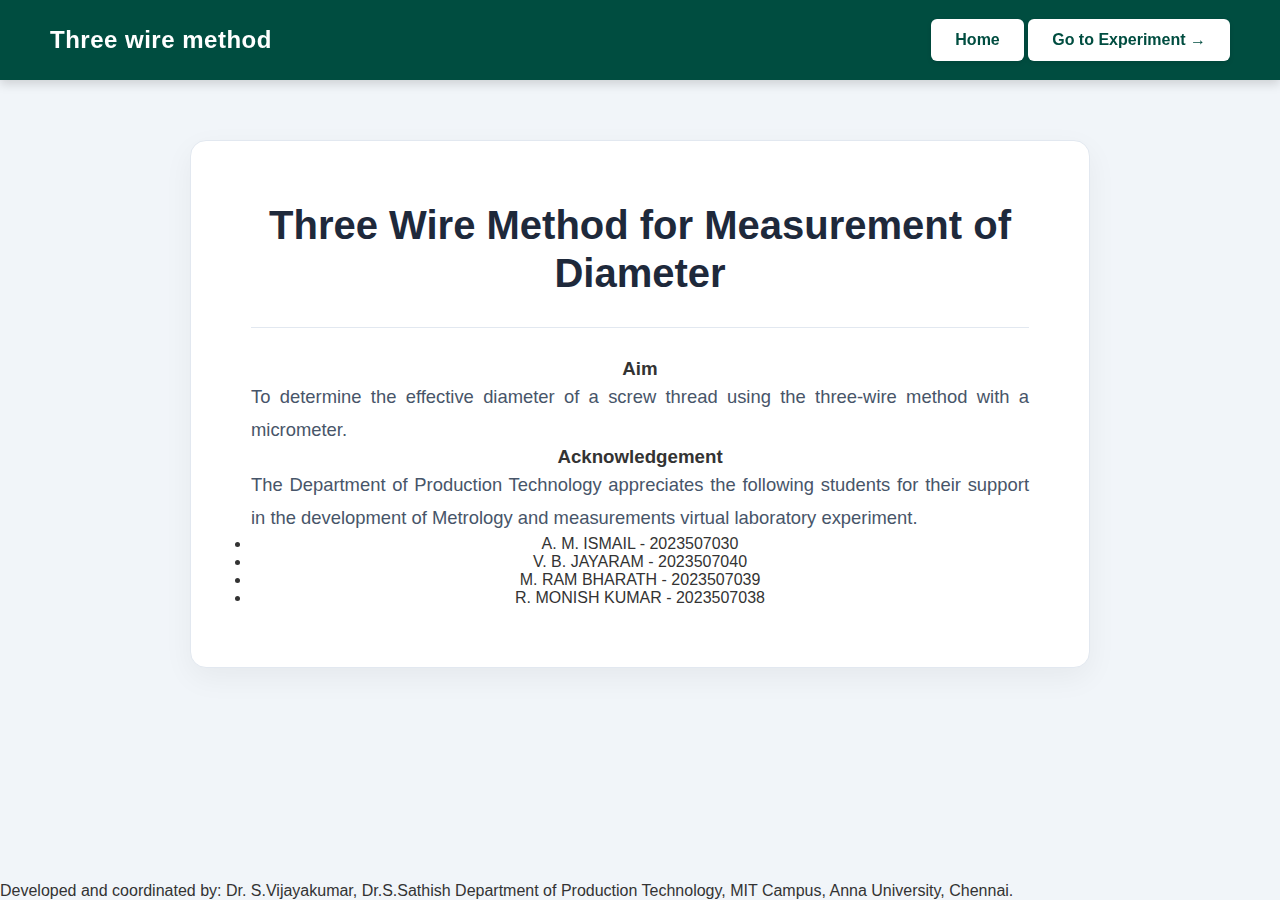
<file: index.html>
<!DOCTYPE html>
<html lang="en">

<head>
    <meta charset="UTF-8">
    <meta name="viewport" content="width=device-width, initial-scale=1.0">
    <title>Three Wire Lab</title>
    <link rel="icon" href="./img/favicon.ico" />

    <link rel="stylesheet" href="./intro.css">

</head>

<body>

    <header class="intro-header">
        <div id="top-bar-title" class="header-title">Loading...</div>

        <div class="header-actions">
            <button class="header-btn home-btn" onclick="window.location.href='../home/'">Home</button>

            <button id="action-btn" class="header-btn">Loading...</button>
        </div>
    </header>

    <main class="content-wrapper">
        <div class="info-card">
            <h1 id="main-title">Loading...</h1>
            <hr class="divider">
            <div id="main-desc" class="card-body">Loading...</div>
        </div>
    </main>

    <footer id="intro-footer" class="intro-footer"></footer>

    <script type="module" src="./js/intro.js"></script>
</body>

</html>
</file>
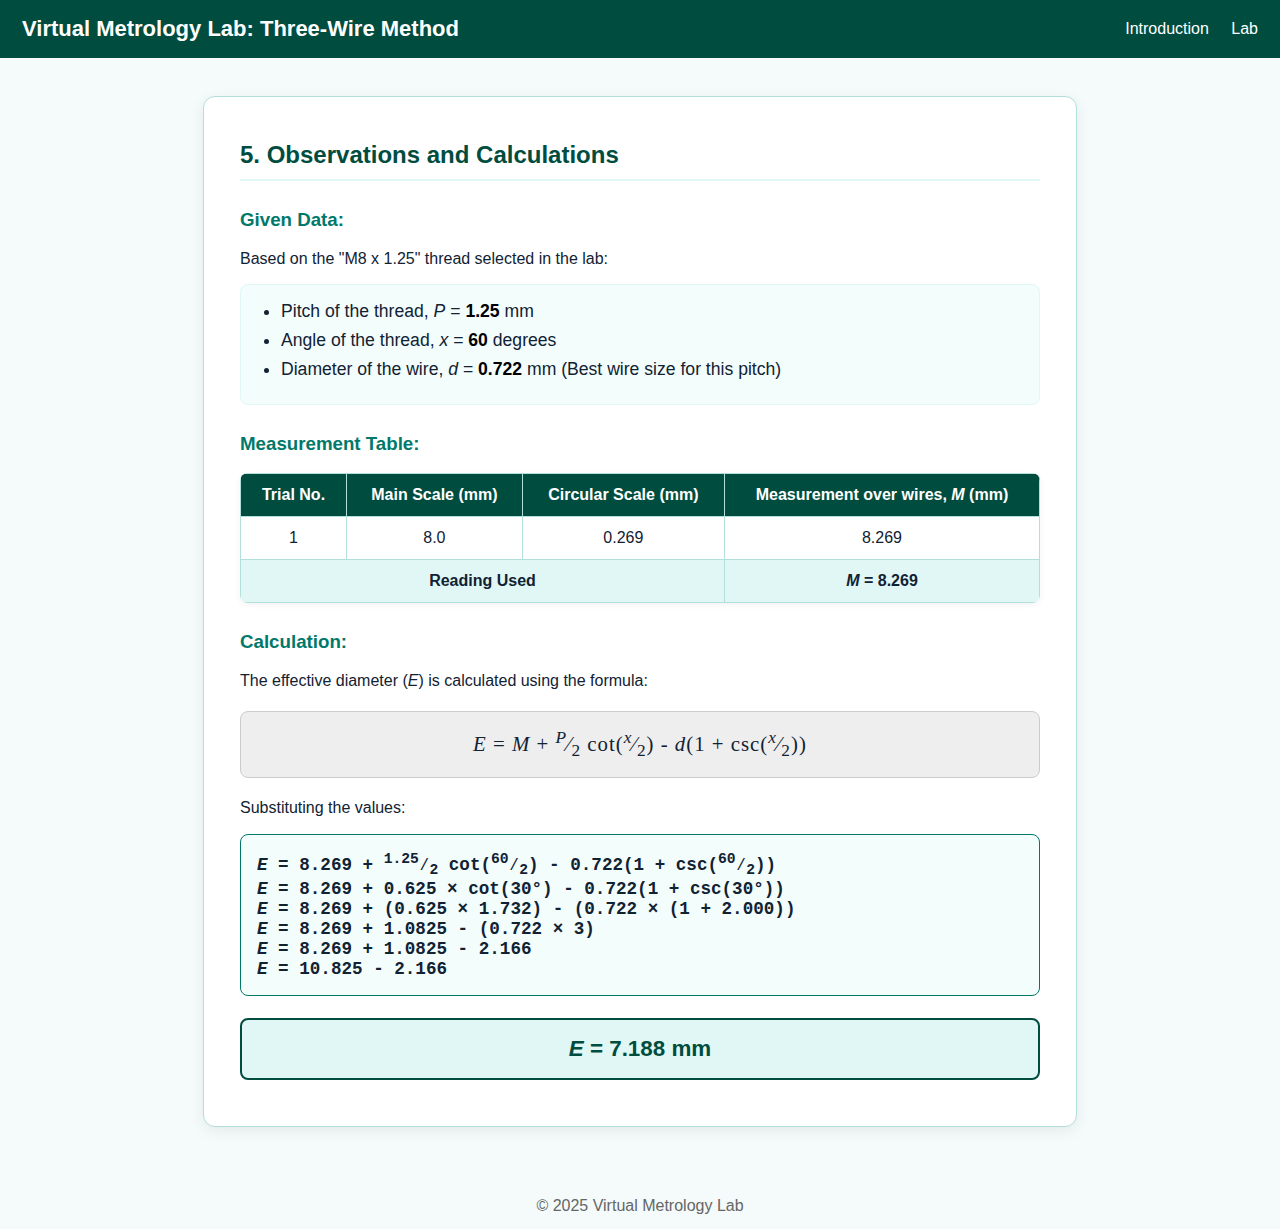
<file: calculations.html>
<!DOCTYPE html>
<html lang="en">

<head>
  <meta charset="utf-8" />
  <meta name="viewport" content="width=device-width,initial-scale=1" />
  <title>Virtual Metrology Lab: Calculations</title>
  <link rel="icon" href="./img/favicon.ico" />

  <style>
    /* --- Copied Styles from Lab Page --- */
    :root {
      --accent: #004d40;
      --accent-2: #00796b;
      --bg-soft: #e0f7f6;
      --panel: #f3fdfc;
    }

    body {
      font-family: "Segoe UI", Tahoma, Geneva, Verdana, sans-serif;
      margin: 0;
      background: #f4fbfa;
      color: #123;
    }

    header {
      background: var(--accent);
      color: #fff;
      padding: 16px 22px;
      position: sticky;
      top: 0;
      z-index: 200;
    }

    header h1 {
      margin: 0;
      font-size: 22px;
      display: inline-block;
    }

    header nav {
      float: right;
      margin-top: 4px;
    }

    header nav a {
      color: #fff;
      margin-left: 18px;
      text-decoration: none;
      font-weight: 500;
      transition: color 0.3s;
    }

    header nav a:hover {
      color: #a7ffeb;
    }

    main {
      padding: 18px;
      max-width: 1400px;
      margin: 0 auto;
    }

    footer {
      text-align: center;
      padding: 14px;
      margin-top: 18px;
      color: #666;
    }

    /* --- Page Styles --- */
    .calc-pane {
      max-width: 800px;
      margin: 20px auto;
      background: #fff;
      border: 1px solid #b2dfdb;
      border-radius: 12px;
      padding: 24px 36px;
      box-shadow: 0 4px 15px rgba(0, 0, 0, 0.07);
    }

    .calc-pane h2 {
      color: var(--accent);
      border-bottom: 2px solid var(--bg-soft);
      padding-bottom: 10px;
    }

    .calc-pane h3 {
      color: var(--accent-2);
      margin-top: 28px;
    }

    .calc-pane ul {
      list-style-type: disc;
      background: var(--panel);
      border: 1px solid var(--bg-soft);
      padding: 16px 16px 16px 40px;
      border-radius: 8px;
    }

    .calc-pane li {
      margin-bottom: 8px;
      font-size: 1.1rem;
    }

    .calc-pane li strong {
      color: #000;
      font-weight: 600;
    }

    /* Table Styles */
    table {
      width: 100%;
      border-collapse: collapse;
      margin-top: 16px;
      box-shadow: 0 2px 6px rgba(0, 0, 0, 0.05);
      border-radius: 8px;
      overflow: hidden;
    }

    th,
    td {
      border: 1px solid #b2dfdb;
      padding: 12px 16px;
      text-align: center;
    }

    th {
      background-color: var(--accent);
      color: white;
      font-weight: 600;
    }

    td {
      background-color: #fff;
    }

    tr:nth-child(even) td {
      background-color: var(--panel);
    }

    tfoot td {
      background-color: var(--bg-soft);
      font-weight: 700;
    }

    /* Formula Styles */
    .formula {
      background: #eee;
      border: 1px solid #ccc;
      padding: 16px;
      border-radius: 8px;
      font-family: "Times New Roman", Times, serif;
      font-size: 1.3rem;
      text-align: center;
      letter-spacing: 1px;
    }

    .formula i {
      font-style: italic;
    }

    .formula-filled {
      font-family: "Courier New", Courier, monospace;
      font-size: 1.1rem;
      font-weight: 600;
      background: var(--panel);
      padding: 16px;
      border-radius: 8px;
      border: 1px solid var(--accent-2);
    }

    .formula-final {
      font-size: 1.4rem;
      font-weight: 700;
      color: var(--accent);
      text-align: center;
      background: var(--bg-soft);
      padding: 16px;
      border-radius: 8px;
      border: 2px solid var(--accent);
    }

    .formula-final i {
      font-style: italic;
    }

    /* --- Button Style --- */
    .button-container {
      text-align: center;
    }

    #proceedToQuizBtn {
      display: inline-block;
      margin: 20px auto 20px;
      background: var(--accent-2);
      color: white;
      border: none;
      border-radius: 10px;
      padding: 12px 26px;
      font-size: 1.1rem;
      font-weight: 600;
      cursor: pointer;
      box-shadow: 0 4px 8px rgba(0, 0, 0, 0.2);
      transition: transform 0.2s, background 0.3s;
    }

    #proceedToQuizBtn:hover {
      background: var(--accent);
      transform: scale(1.05);
    }
  </style>
</head>

<body>
  <header>
    <h1>Virtual Metrology Lab: Three-Wire Method</h1>
    <nav>
      <a href="./index.html" id="nav-index">Introduction</a>
      <a href="./lab.html" id="nav-lab">Lab</a>
    </nav>
  </header>

  <main>
    <section class="calc-pane">
      <h2>5. Observations and Calculations</h2>

      <h3>Given Data:</h3>
      <p>Based on the "M8 x 1.25" thread selected in the lab:</p>
      <ul>
        <li>Pitch of the thread, <i>P</i> = <strong>1.25</strong> mm</li>
        <li>Angle of the thread, <i>x</i> = <strong>60</strong> degrees</li>
        <li>Diameter of the wire, <i>d</i> = <strong>0.722</strong> mm (Best wire size for this pitch)</li>
      </ul>

      <h3>Measurement Table:</h3>
      <table>
        <thead>
          <tr>
            <th>Trial No.</th>
            <th>Main Scale (mm)</th>
            <th>Circular Scale (mm)</th>
            <th>Measurement over wires, <i>M</i> (mm)</th>
          </tr>
        </thead>
        <tbody>
          <tr>
            <td>1</td>
            <td>8.0</td>
            <td>0.269</td>
            <td>8.269</td>
          </tr>
        </tbody>
        <tfoot>
          <tr>
            <td colspan="3"><strong>Reading Used</strong></td>
            <td><strong><i>M</i> = 8.269</strong></td>
          </tr>
        </tfoot>
      </table>

      <h3>Calculation:</h3>
      <p>The effective diameter (<i>E</i>) is calculated using the formula:</p>

      <p class="formula">
        <i>E</i> = <i>M</i> + <sup><i>P</i></sup>&frasl;<sub>2</sub> cot(<sup><i>x</i></sup>&frasl;<sub>2</sub>) -
        <i>d</i>(1 + csc(<sup><i>x</i></sup>&frasl;<sub>2</sub>))
      </p>

      <p>Substituting the values:</p>

      <p class="formula-filled">
        <i>E</i> = 8.269 + <sup>1.25</sup>&frasl;<sub>2</sub> cot(<sup>60</sup>&frasl;<sub>2</sub>) - 0.722(1 +
        csc(<sup>60</sup>&frasl;<sub>2</sub>))
        <br>
        <i>E</i> = 8.269 + 0.625 × cot(30°) - 0.722(1 + csc(30°))
        <br>
        <i>E</i> = 8.269 + (0.625 × 1.732) - (0.722 × (1 + 2.000))
        <br>
        <i>E</i> = 8.269 + 1.0825 - (0.722 × 3)
        <br>
        <i>E</i> = 8.269 + 1.0825 - 2.166
        <br>
        <i>E</i> = 10.825 - 2.166
      </p>

      <p class="formula-final">
        <i>E</i> = <strong>7.188</strong> mm
      </p>

    </section>

  </main>

  <footer>© 2025 Virtual Metrology Lab</footer>

  <script>
    // Proceed button to Quiz
    document.getElementById("proceedToQuizBtn").addEventListener("click", () => {
      window.location.href = "quiz.html";
    });

    // Highlight current page in navbar
    const currentPage = window.location.pathname.split("/").pop();
    const navLinks = {
      "index.html": document.getElementById("nav-index"),
      "procedure.html": document.getElementById("nav-procedure"),
      "index.html": document.getElementById("nav-lab"),
      "quiz.html": document.getElementById("nav-quiz"),
      "calculations.html": document.getElementById("nav-calc")
    };
    if (navLinks[currentPage]) {
      navLinks[currentPage].style.textDecoration = "underline";
      navLinks[currentPage].style.fontWeight = "700";
    }
  </script>
</body>

</html>
</file>
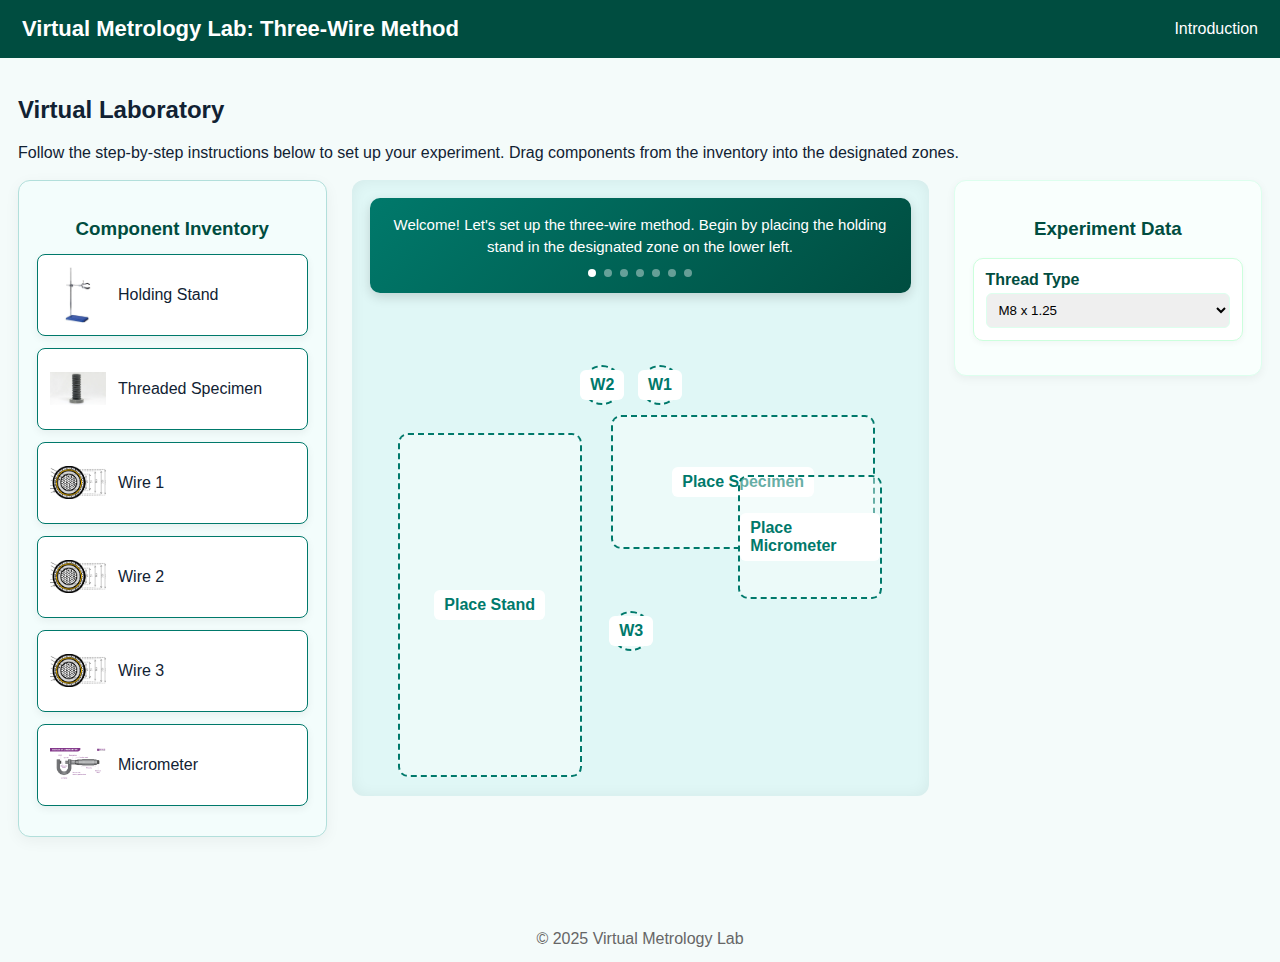
<file: lab.html>
<!DOCTYPE html>
<html lang="en">

<head>
  <meta charset="utf-8" />
  <meta name="viewport" content="width=device-width,initial-scale=1" />
  <title>Three-Wire Method</title>
  <link rel="icon" href="./img/favicon.ico" />

  <style>
    :root {
      --accent: #004d40;
      --accent-2: #00796b;
      --bg-soft: #e0f7f6;
      --panel: #f3fdfc;
    }

    body {
      font-family: "Segoe UI", Tahoma, Geneva, Verdana, sans-serif;
      margin: 0;
      background: #f4fbfa;
      color: #123;
    }

    header {
      background: var(--accent);
      color: #fff;
      padding: 16px 22px;
      position: sticky;
      top: 0;
      z-index: 200;
    }

    header h1 {
      margin: 0;
      font-size: 22px;
      display: inline-block;
    }

    header nav {
      float: right;
      margin-top: 4px;
    }

    header nav a {
      color: #fff;
      margin-left: 18px;
      text-decoration: none;
      font-weight: 500;
      transition: color .2s;
    }

    header nav a:hover {
      color: #b2dfdb;
    }

    main {
      padding: 18px;
      max-width: 1400px;
      margin: 0 auto;
    }

    .lab-container {
      display: flex;
      gap: 25px;
      min-height: 700px;
      margin-top: 18px;
      align-items: flex-start;
    }

    .inventory-pane {
      flex: 1;
      background: var(--panel);
      border-radius: 12px;
      padding: 18px;
      box-shadow: 0 4px 15px rgba(0, 0, 0, 0.05);
      border: 1px solid #b2dfdb;
    }

    .inventory-pane h3 {
      text-align: center;
      color: var(--accent);
      margin-bottom: 14px;
    }

    .component-drag {
      display: flex;
      gap: 12px;
      align-items: center;
      padding: 12px;
      margin-bottom: 12px;
      background: #fff;
      border: 1px solid var(--accent-2);
      border-radius: 8px;
      cursor: grab;
      box-shadow: 0 3px 8px rgba(0, 0, 0, 0.06);
    }

    .component-drag img {
      width: 56px;
      height: 56px;
      object-fit: contain;
      pointer-events: none;
    }

    .component-drag.placed {
      opacity: 0.32;
      pointer-events: none;
      cursor: default;
    }

    .activity-area {
      flex: 2;
      background: var(--bg-soft);
      border-radius: 12px;
      position: relative;
      overflow: hidden;
      box-shadow: inset 0 0 15px rgba(0, 0, 0, 0.06);
      min-height: 580px;
      padding: 18px;
    }

    .instructions-banner {
      background: linear-gradient(135deg, #00796b 0%, #004d40 100%);
      color: #fff;
      padding: 16px 18px;
      border-radius: 10px;
      margin-bottom: 18px;
      box-shadow: 0 4px 12px rgba(0, 0, 0, 0.15);
      min-height: 50px;
      display: flex;
      align-items: center;
      justify-content: center;
      font-size: 15px;
      font-weight: 500;
      text-align: center;
      line-height: 1.5;
      animation: fadeIn 0.5s ease-in-out;
    }

    @keyframes fadeIn {
      from {
        opacity: 0;
        transform: translateY(-10px);
      }

      to {
        opacity: 1;
        transform: translateY(0);
      }
    }

    .instructions-banner.hidden {
      display: none;
    }

    .progress-indicator {
      display: flex;
      gap: 8px;
      justify-content: center;
      margin-top: 10px;
    }

    .progress-dot {
      width: 8px;
      height: 8px;
      border-radius: 50%;
      background: rgba(255, 255, 255, 0.4);
      transition: background 0.3s;
    }

    .progress-dot.active {
      background: #fff;
    }

    .drop-zone {
      position: absolute;
      border: 2px dashed var(--accent-2);
      border-radius: 10px;
      display: flex;
      align-items: center;
      justify-content: center;
      color: var(--accent-2);
      font-weight: 700;
      background: rgba(255, 255, 255, 0.4);
      z-index: 100;
      transition: background-color .18s, border-color .18s;
    }

    .drop-zone.drag-over {
      background: rgba(0, 150, 136, 0.12);
      border-color: var(--accent);
    }

    .drop-zone.completed {
      display: none;
    }

    .zone-label {
      background: #fff;
      padding: 6px 10px;
      border-radius: 6px;
      color: var(--accent-2);
      font-weight: 700;
    }

    #stand-drop-zone {
      bottom: 3%;
      left: 8%;
      width: 180px;
      height: 340px;
    }

    #specimen-drop-zone {
      bottom: 40%;
      left: 45%;
      width: 260px;
      height: 130px;
    }

    #wire-top1-drop-zone {
      top: 30%;
      left: 50%;
      width: 36px;
      height: 36px;
      border-radius: 50%;
    }

    #wire-top2-drop-zone {
      top: 30%;
      left: 40%;
      width: 36px;
      height: 36px;
      border-radius: 50%;
    }

    #wire-bottom-drop-zone {
      top: 70%;
      left: 45%;
      width: 36px;
      height: 36px;
      border-radius: 50%;
    }

    #micrometer-drop-zone {
      top: 48%;
      right: 8%;
      width: 140px;
      height: 120px;
    }

    .placed-item {
      position: absolute;
      display: none;
      z-index: 30;
      transition: all .35s ease;
    }

    .placed-item.active {
      display: block !important;
      opacity: 1 !important;
    }

    .tall-stand {
      width: 120px;
      height: 370px;
      left: 30px;
      bottom: 45px;
      position: absolute;
      z-index: 20;
    }

    .stand-base {
      position: absolute;
      left: 0;
      right: 0;
      bottom: 0;
      height: 60px;
      background: #495057;
      border-radius: 12px;
    }

    .support-column {
      position: absolute;
      left: 50px;
      top: 35px;
      width: 20px;
      height: 280px;
      background: #6c757d;
      border-radius: 8px;
    }

    .mounting-clamp {
      position: absolute;
      left: -8px;
      top: 85px;
      width: 130px;
      height: 40px;
      background: #343a40;
      border-radius: 10px;
      z-index: 25;
    }

    #placed-specimen {
      display: none;
      position: absolute;
      z-index: 25;
      width: 400px;
      height: 250px;
      left: 115px;
      top: 180px;
      background-size: contain;
      background-repeat: no-repeat;
      background-position: left center;
      opacity: 0;
      transition: all .5s ease;
      transform-origin: left center;
    }

    #placed-specimen.active {
      display: block;
      opacity: 1;
    }

    .placed-wire {
      width: 12px;
      height: 12px;
      border-radius: 50%;
      background: #0b6623;
      box-shadow: 0 3px 8px rgba(11, 102, 35, 0.6);
      display: none;
      position: absolute;
      z-index: 40;
      transform-origin: center center;
      transition: all 0.8s cubic-bezier(0.34, 1.56, 0.64, 1);
    }

    .placed-wire.active {
      display: block !important;
    }

    #placed-wire1 {
      top: calc(30% + 12px);
      left: calc(50% + 12px);
    }

    #placed-wire2 {
      top: calc(30% + 12px);
      left: calc(40% + 12px);
    }

    #placed-wire3 {
      top: calc(70% + 12px);
      left: calc(45% + 12px);
    }

    /* ==================== MICROMETER BODY (Reverted) ==================== */
    .mitutoyo-micrometer {
      display: none;
      position: absolute;
      width: 120px;
      /* Reverted to original compact size */
      z-index: 35;
      filter: drop-shadow(0 6px 12px rgba(0, 0, 0, 0.3));
      transition: top 0.5s ease, height 0.5s ease, left 0.5s ease;
      overflow: visible;
    }

    .micrometer-frame {
      position: relative;
      width: 100%;
      height: 100%;
      display: flex;
      align-items: center;
      justify-content: space-between;
      padding: 0 4px;
    }

    /* TOP JAW (Reverted) */
    .micrometer-anvil {
      position: absolute;
      left: 50%;
      transform: translateX(-50%);
      top: 0;
      width: 50px;
      /* Reverted */
      height: 12px;
      /* Reverted */
      background: linear-gradient(180deg, #5a6a7a 0%, #7a8a9a 50%, #5a6a7a 100%);
      border-radius: 3px 3px 0 0;
      box-shadow:
        inset 0 1px 2px rgba(255, 255, 255, 0.3),
        inset 0 -1px 1px rgba(0, 0, 0, 0.5),
        0 3px 8px rgba(0, 0, 0, 0.4);
      border: 1px solid #3a4a5a;
    }

    .micrometer-anvil::before {
      content: '';
      position: absolute;
      left: 2px;
      top: 1px;
      right: 2px;
      height: 50%;
      background: linear-gradient(180deg, rgba(255, 255, 255, 0.4), transparent);
      border-radius: 2px;
    }

    .micrometer-anvil::after {
      content: '';
      position: absolute;
      left: 50%;
      bottom: -5px;
      /* Reverted */
      transform: translateX(-50%);
      width: 30px;
      /* Reverted */
      height: 7px;
      /* Reverted */
      background: linear-gradient(180deg, #7a8a9a, #9aaabc);
      border-radius: 0 0 2px 2px;
      box-shadow: inset 0 -1px 1px rgba(0, 0, 0, 0.4);
    }

    /* BOTTOM JAW (Reverted) */
    .micrometer-spindle {
      position: absolute;
      left: 50%;
      transform: translateX(-50%);
      bottom: 0;
      width: 50px;
      /* Reverted */
      height: 12px;
      /* Reverted */
      background: linear-gradient(180deg, #5a6a7a 0%, #7a8a9a 50%, #5a6a7a 100%);
      border-radius: 0 0 3px 3px;
      box-shadow:
        inset 0 1px 2px rgba(255, 255, 255, 0.3),
        inset 0 -1px 1px rgba(0, 0, 0, 0.5),
        0 3px 8px rgba(0, 0, 0, 0.4);
      border: 1px solid #3a4a5a;
      overflow: visible;
    }

    .micrometer-spindle::before {
      content: '';
      position: absolute;
      left: 2px;
      bottom: 1px;
      right: 2px;
      height: 50%;
      background: linear-gradient(180deg, transparent, rgba(255, 255, 255, 0.4));
      border-radius: 2px;
    }

    .micrometer-spindle::after {
      content: '';
      position: absolute;
      left: 50%;
      top: -5px;
      /* Reverted */
      transform: translateX(-50%);
      width: 30px;
      /* Reverted */
      height: 7px;
      /* Reverted */
      background: linear-gradient(180deg, #9aaabc, #7a8a9a);
      border-radius: 2px 2px 0 0;
      box-shadow: inset 0 1px 1px rgba(0, 0, 0, 0.4);
    }

    /* ==================== NEW DIGITAL READING ==================== */
    .micrometer-reading {
      position: absolute;
      right: -60px;
      /* push outside to the right */
      bottom: -20px;
      /* lower position */
      transform: none;
      background: linear-gradient(180deg, #0a1a2a 0%, #000);
      color: #00ff88;
      font-weight: 900;
      font-size: 13px;
      font-family: 'Courier New', 'Digital-7', monospace;
      letter-spacing: 1px;
      padding: 3px 8px;
      border-radius: 3px;
      border: 1px solid #00aa55;
      box-shadow:
        0 0 10px rgba(0, 255, 136, 0.4),
        inset 0 1px 2px rgba(0, 0, 0, 0.8);
      white-space: nowrap;
      text-shadow: 0 0 5px rgba(0, 255, 136, 0.6);
      z-index: 10;
      pointer-events: none;
    }

    /* ================================================================ */

    .info-pane {
      flex: 1;
      background: #f9fffd;
      border-radius: 12px;
      padding: 18px;
      border: 1px solid #dfe;
      box-shadow: 0 3px 10px rgba(0, 0, 0, 0.05);
    }

    .info-pane h3 {
      text-align: center;
      color: var(--accent);
      margin-bottom: 18px;
    }

    .info-box {
      background: #fff;
      border: 1px solid #cfd;
      border-radius: 10px;
      padding: 12px;
      margin-bottom: 16px;
      box-shadow: 0 2px 6px rgba(0, 0, 0, 0.04);
    }

    .info-box label {
      display: block;
      margin-bottom: 4px;
      font-weight: 600;
      color: var(--accent);
    }

    .info-box input,
    .info-box select {
      width: 100%;
      padding: 8px;
      border-radius: 6px;
      border: 1px solid #dfe;
    }

    .magnify-btn {
      display: block;
      margin: 10px auto 0;
      background: linear-gradient(135deg, #00bfa5, #00695c);
      color: white;
      border: none;
      border-radius: 12px;
      padding: 10px 20px;
      font-size: 1rem;
      font-weight: 600;
      cursor: pointer;
      box-shadow: 0 4px 8px rgba(0, 0, 0, 0.2);
      transition: transform 0.2s, background 0.3s;
    }

    .magnify-btn:hover {
      background: linear-gradient(135deg, #26a69a, #004d40);
      transform: scale(1.05);
    }

    #proceedBtn {
      display: none;
      margin: 40px auto 20px;
      background: var(--accent-2);
      color: white;
      border: none;
      border-radius: 10px;
      padding: 12px 26px;
      font-size: 1.1rem;
      font-weight: 600;
      cursor: pointer;
      box-shadow: 0 4px 8px rgba(0, 0, 0, 0.2);
      transition: transform 0.2s, background 0.3s;
    }

    #proceedBtn:hover {
      background: var(--accent);
      transform: scale(1.05);
    }

    /* ================== MODIFICATION START: NEW MICROMETER BODY ================== */
    .micrometer-body-assembly {
      position: absolute;
      /* This starts the body right at the bottom edge of the 12px jaw */
      top: 12px;
      left: 50%;
      transform: translateX(-50%);
      width: 24px;
      height: 90px;
      /* Total length of the handle */
      display: flex;
      flex-direction: column;
      /* Sits 'behind' the jaw tip for a 3D effect */
      z-index: -1;
      filter: drop-shadow(0 2px 3px rgba(0, 0, 0, 0.3));
      border-radius: 0 0 5px 5px;
      overflow: hidden;
      /* Ensures the border-radius clips the children */
    }

    .micrometer-sleeve {
      width: 100%;
      height: 50px;
      /* The fixed barrel part */
      background: linear-gradient(90deg, #b0bec5, #eceff1, #b0bec5);
      border: 1px solid #546e7a;
      border-top: none;
      box-shadow: inset 1px 0 2px rgba(0, 0, 0, 0.2);
    }

    .micrometer-thimble {
      width: 100%;
      flex-grow: 1;
      /* Fills the remaining 40px */
      background-color: #b0bec5;
      /* Knurled (cross-hatch) pattern */
      background-image:
        linear-gradient(45deg, #78909c 25%, transparent 25%, transparent 75%, #78909c 75%, #78909c),
        linear-gradient(-45deg, #78909c 25%, transparent 25%, transparent 75%, #78909c 75%, #78909c);
      background-size: 6px 6px;
      border: 1px solid #546e7a;
      /* A dark line to separate it from the sleeve */
      border-top: 2px solid #37474f;
    }

    /* ================== MODIFICATION END ================== */


    /* ===================== MAGNIFY MODAL STYLES ===================== */
    #magnifyOverlay {
      display: none;
      position: fixed;
      top: 0;
      left: 0;
      width: 100%;
      height: 100%;
      background: rgba(0, 0, 0, 0.75);
      z-index: 999;
      justify-content: center;
      align-items: center;
      animation: overlayFadeIn 0.3s ease-in-out;
    }

    #magnifyOverlay.active {
      display: flex;
    }

    @keyframes overlayFadeIn {
      from {
        opacity: 0;
      }

      to {
        opacity: 1;
      }
    }

    .magnify-modal {
      position: relative;
      background: white;
      border-radius: 12px;
      padding: 20px;
      box-shadow: 0 10px 40px rgba(0, 0, 0, 0.4);
      max-width: 85%;
      max-height: 85vh;
      animation: modalSlideUp 0.4s ease-out;
      overflow: auto;
    }

    @keyframes modalSlideUp {
      from {
        transform: translateY(50px);
        opacity: 0;
      }

      to {
        transform: translateY(0);
        opacity: 1;
      }
    }

    .magnify-close-btn {
      position: absolute;
      top: 12px;
      right: 12px;
      width: 44px;
      height: 44px;
      background: #004d40;
      color: white;
      border: none;
      border-radius: 50%;
      font-size: 32px;
      font-weight: bold;
      cursor: pointer;
      display: flex;
      align-items: center;
      justify-content: center;
      transition: all 0.2s ease;
      z-index: 1001;
      line-height: 1;
    }

    .magnify-close-btn:hover {
      background: #00796b;
      transform: scale(1.15) rotate(90deg);
    }

    .magnify-close-btn:active {
      transform: scale(0.9);
    }

    .magnify-image-container {
      display: flex;
      justify-content: center;
      align-items: center;
      margin-top: 10px;
    }

    .magnify-image-container img {
      max-width: 100%;
      max-height: 75vh;
      width: auto;
      height: auto;
      border-radius: 8px;
      box-shadow: 0 4px 12px rgba(0, 0, 0, 0.2);
    }
  </style>
</head>

<body>
  <header>
    <h1>Virtual Metrology Lab: Three-Wire Method</h1>
    <nav>
      <a href="index.html" onclick="activateLink(event, 'index.html')">Introduction</a>
    </nav>
  </header>

  <main>
    <section id="lab-area">
      <h2>Virtual Laboratory</h2>
      <p>Follow the step-by-step instructions below to set up your experiment. Drag components from the inventory into
        the designated zones.</p>

      <div class="lab-container">
        <aside class="inventory-pane">
          <h3>Component Inventory</h3>
          <div class="component-drag" draggable="true" data-component="stand"><img
              src="./img/holding_stand.jpg"><span>Holding Stand</span></div>
          <div class="component-drag" draggable="true" data-component="specimen"><img
              src="./img/threaded_specimen.jpg"><span>Threaded Specimen</span></div>
          <div class="component-drag" draggable="true" data-component="wire1"><img
              src="./img/precision_wire.png"><span>Wire 1</span></div>
          <div class="component-drag" draggable="true" data-component="wire2"><img
              src="./img/precision_wire.png"><span>Wire 2</span></div>
          <div class="component-drag" draggable="true" data-component="wire3"><img
              src="./img/precision_wire.png"><span>Wire 3</span></div>
          <div class="component-drag" draggable="true" data-component="micrometer"><img
              src="./img/micrometer_diagram.png"><span>Micrometer</span></div>
        </aside>

        <section class="activity-area" id="activityArea">
          <div class="instructions-banner" id="instructionsBanner">
            <div>
              <div id="instructionText">Welcome! Let's set up the three-wire method. Begin by placing the holding stand
                in the designated zone on the lower left.</div>
              <div class="progress-indicator" id="progressIndicator"></div>
            </div>
          </div>

          <div id="stand-drop-zone" class="drop-zone" data-accepts="stand">
            <div class="zone-label">Place Stand</div>
          </div>
          <div id="specimen-drop-zone" class="drop-zone" data-accepts="specimen">
            <div class="zone-label">Place Specimen</div>
          </div>
          <div id="wire-top1-drop-zone" class="drop-zone" data-accepts="wire1">
            <div class="zone-label">W1</div>
          </div>
          <div id="wire-top2-drop-zone" class="drop-zone" data-accepts="wire2">
            <div class="zone-label">W2</div>
          </div>
          <div id="wire-bottom-drop-zone" class="drop-zone" data-accepts="wire3">
            <div class="zone-label">W3</div>
          </div>
          <div id="micrometer-drop-zone" class="drop-zone" data-accepts="micrometer">
            <div class="zone-label">Place Micrometer</div>
          </div>

          <div id="tallStand" class="tall-stand placed-item">
            <div class="stand-base"></div>
            <div class="support-column"></div>
            <div class="mounting-clamp"></div>
          </div>

          <div id="placed-specimen" class="placed-item"></div>
          <div id="placed-wire1" class="placed-wire"></div>
          <div id="placed-wire2" class="placed-wire"></div>
          <div id="placed-wire3" class="placed-wire"></div>

          <div id="mitutoyo" class="mitutoyo-micrometer placed-item">
            <div class="micrometer-frame">
              <div class="micrometer-anvil"></div>

              <div class="micrometer-reading" id="micrometerReading">8.269 mm</div>

              <div class="micrometer-spindle">

                <div class="micrometer-body-assembly">
                  <div class="micrometer-sleeve"></div>
                  <div class="micrometer-thimble"></div>
                </div>
              </div>
            </div>
          </div>
        </section>

        <aside class="info-pane">
          <h3>Experiment Data</h3>
          <div class="info-box">
            <label>Thread Type</label>
            <select id="metricThreadSelect">
              <option value="M8x1.25" selected>M8 x 1.25</option>
            </select>
          </div>


        </aside>
      </div>
    </section>
  </main>

  <div style="text-align:center;">
    <button id="proceedBtn">Proceed to Calculations ➜</button>
  </div>



  <footer style="text-align:center;padding:14px;margin-top:18px;color:#666;">© 2025 Virtual Metrology Lab</footer>

  <script>
    document.addEventListener("DOMContentLoaded", () => {
      const items = document.querySelectorAll(".component-drag");
      const zones = document.querySelectorAll(".drop-zone");
      const placed = { stand: false, specimen: false, wire1: false, wire2: false, wire3: false, micrometer: false };
      const instructionText = document.getElementById("instructionText");
      const progressIndicator = document.getElementById("progressIndicator");
      const instructionsBanner = document.getElementById("instructionsBanner");

      const stand = document.getElementById("tallStand");
      const specimen = document.getElementById("placed-specimen");
      const mic = document.getElementById("mitutoyo");
      const wires = [
        document.getElementById("placed-wire1"),
        document.getElementById("placed-wire2"),
        document.getElementById("placed-wire3")
      ];
      const proceedBtn = document.getElementById("proceedBtn");

      let wiresAnimated = false;

      // ===================== MAGNIFY MODAL FUNCTIONALITY =====================


      // Step-by-step instructions
      const instructions = [
        "Step 1: Place the holding stand to secure your setup. Drag it to the lower left zone.",
        "Step 2: Mount the threaded specimen onto the stand. This is your test piece for measurement.",
        "Step 3: Position Wire 1 in the upper zone. This is your first reference wire.",
        "Step 4: Position Wire 2 in the upper zone. This provides the second measurement point.",
        "Step 5: Position Wire 3 in the lower zone. This completes the three-wire configuration.",
        "Step 6: Place the micrometer to measure the distance between the three wires accurately.",
        "Perfect! Your setup is complete. Click 'Proceed to Calculations' to analyze your measurements."
      ];

      const threadSpecs = {
        "M8x1.25": {
          diameter: 8,
          pitch: 1.25,
          scale: 1.05,
          svg: "img/specimen_M8_125.svg",
          wireScale: 0.7,
          valleyDepth: { top: 0.420, bottom: 0.620 }
        }
      };

      function initializeProgressDots() {
        progressIndicator.innerHTML = "";
        for (let i = 0; i < instructions.length; i++) {
          const dot = document.createElement("div");
          dot.className = "progress-dot";
          if (i === 0) dot.classList.add("active");
          progressIndicator.appendChild(dot);
        }
      }

      function updateInstructions() {
        const stepIndex = Object.values(placed).filter(Boolean).length;

        if (stepIndex < instructions.length) {
          instructionText.textContent = instructions[stepIndex];
          instructionsBanner.classList.remove("hidden");

          const dots = document.querySelectorAll(".progress-dot");
          dots.forEach((dot, idx) => {
            dot.classList.toggle("active", idx === stepIndex);
          });
        } else {
          instructionsBanner.classList.add("hidden");
        }
      }

      function alignMicrometer() {
        if (!wiresAnimated || !placed.micrometer) return;

        const specs = threadSpecs["M8x1.25"];
        const baseLeft = specimen.offsetLeft;
        const baseTop = specimen.offsetTop;
        const width = specimen.offsetWidth;
        const height = specimen.offsetHeight;
        const valleyY_top = baseTop + height * specs.valleyDepth.top;
        const valleyY_bottom = baseTop + height * specs.valleyDepth.bottom;
        const x3 = baseLeft + width * 0.30; // Center wire X-coord
        const r = 6; // Half of wire height (12px)

        const top_wire_y = valleyY_top - r;
        const bottom_wire_y = valleyY_bottom - r - 15;
        const bottom_wire_bottom_edge = bottom_wire_y + 12; // wire top + 12px wire height

        // Reverted JS constants to match original CSS
        const anvil_height = 12;
        const spindle_height = 12;
        const mic_width = 120;

        // 1. Position Micrometer Body (Top)
        const mic_top = top_wire_y - anvil_height;
        mic.style.top = `${mic_top}px`;

        // 2. Position Micrometer Body (Left)
        const mic_left = x3 - (mic_width / 2);
        mic.style.left = `${mic_left}px`;

        // 3. Set Micrometer Body (Height)
        const mic_height = (bottom_wire_bottom_edge + spindle_height) - mic_top;
        mic.style.height = `${mic_height}px`;
      }

      function animateWiresToThreadValleys() {
        const specs = threadSpecs["M8x1.25"];
        const baseLeft = specimen.offsetLeft;
        const baseTop = specimen.offsetTop;
        const width = specimen.offsetWidth;
        const height = specimen.offsetHeight;
        const valleyY_top = baseTop + height * specs.valleyDepth.top;
        const valleyY_bottom = baseTop + height * specs.valleyDepth.bottom;
        const x1 = baseLeft + width * 0.26;
        const x2 = baseLeft + width * 0.34;
        const x3 = baseLeft + width * 0.30;
        const r = 6;
        wires[0].style.left = `${x1 - r}px`;
        wires[0].style.top = `${valleyY_top - r}px`;
        wires[1].style.left = `${x2 - r}px`;
        wires[1].style.top = `${valleyY_top - r}px`;
        wires[2].style.left = `${x3 - r}px`;
        wires[2].style.top = `${valleyY_bottom - r - 15}px`;

        wiresAnimated = true;
        alignMicrometer(); // Align mic to new wire positions
      }

      initializeProgressDots();

      items.forEach(el => {
        el.addEventListener("dragstart", e => {
          e.dataTransfer.setData("text/plain", el.dataset.component);
        });
      });

      zones.forEach(zone => {
        zone.addEventListener("dragover", e => { e.preventDefault(); zone.classList.add("drag-over"); });
        zone.addEventListener("dragleave", () => zone.classList.remove("drag-over"));
        zone.addEventListener("drop", e => {
          e.preventDefault();
          zone.classList.remove("drag-over");
          const comp = e.dataTransfer.getData("text/plain");
          if (zone.dataset.accepts === comp) {
            placed[comp] = true;
            zone.classList.add("completed");
            const inv = document.querySelector(`[data-component='${comp}']`);
            inv.classList.add("placed");
            if (comp === "stand") stand.classList.add("active");
            if (comp === "specimen") {
              specimen.classList.add("active");
              specimen.style.backgroundImage = `url(${threadSpecs["M8x1.25"].svg})`;
              specimen.style.transform = `scale(${threadSpecs["M8x1.25"].scale})`;
            }
            if (comp.startsWith("wire")) document.getElementById(`placed-${comp}`).classList.add("active");

            if (comp === "micrometer") {
              mic.classList.add("active");
              if (wiresAnimated) {
                alignMicrometer();
              }
            }

            if (placed.wire1 && placed.wire2 && placed.wire3 && placed.specimen) {
              if (!wiresAnimated) {
                setTimeout(animateWiresToThreadValleys, 600);
              }
            }

            updateInstructions();

            if (Object.values(placed).every(Boolean)) {
              proceedBtn.style.display = "block";
              proceedBtn.scrollIntoView({ behavior: "smooth" });
            }
          }
        });
      });

      proceedBtn.addEventListener("click", () => window.location.href = "calculations.html");

      const currentPage = window.location.pathname.split("/").pop();
      document.querySelectorAll("header nav a").forEach(link => {
        if (link.getAttribute("href") && link.getAttribute("href").includes(currentPage)) {
          link.style.textDecoration = "underline";
          link.style.fontWeight = "700";
          link.style.color = "var(--bg-soft)";
        }
      });
    });
  </script>
</body>

</html>
</file>
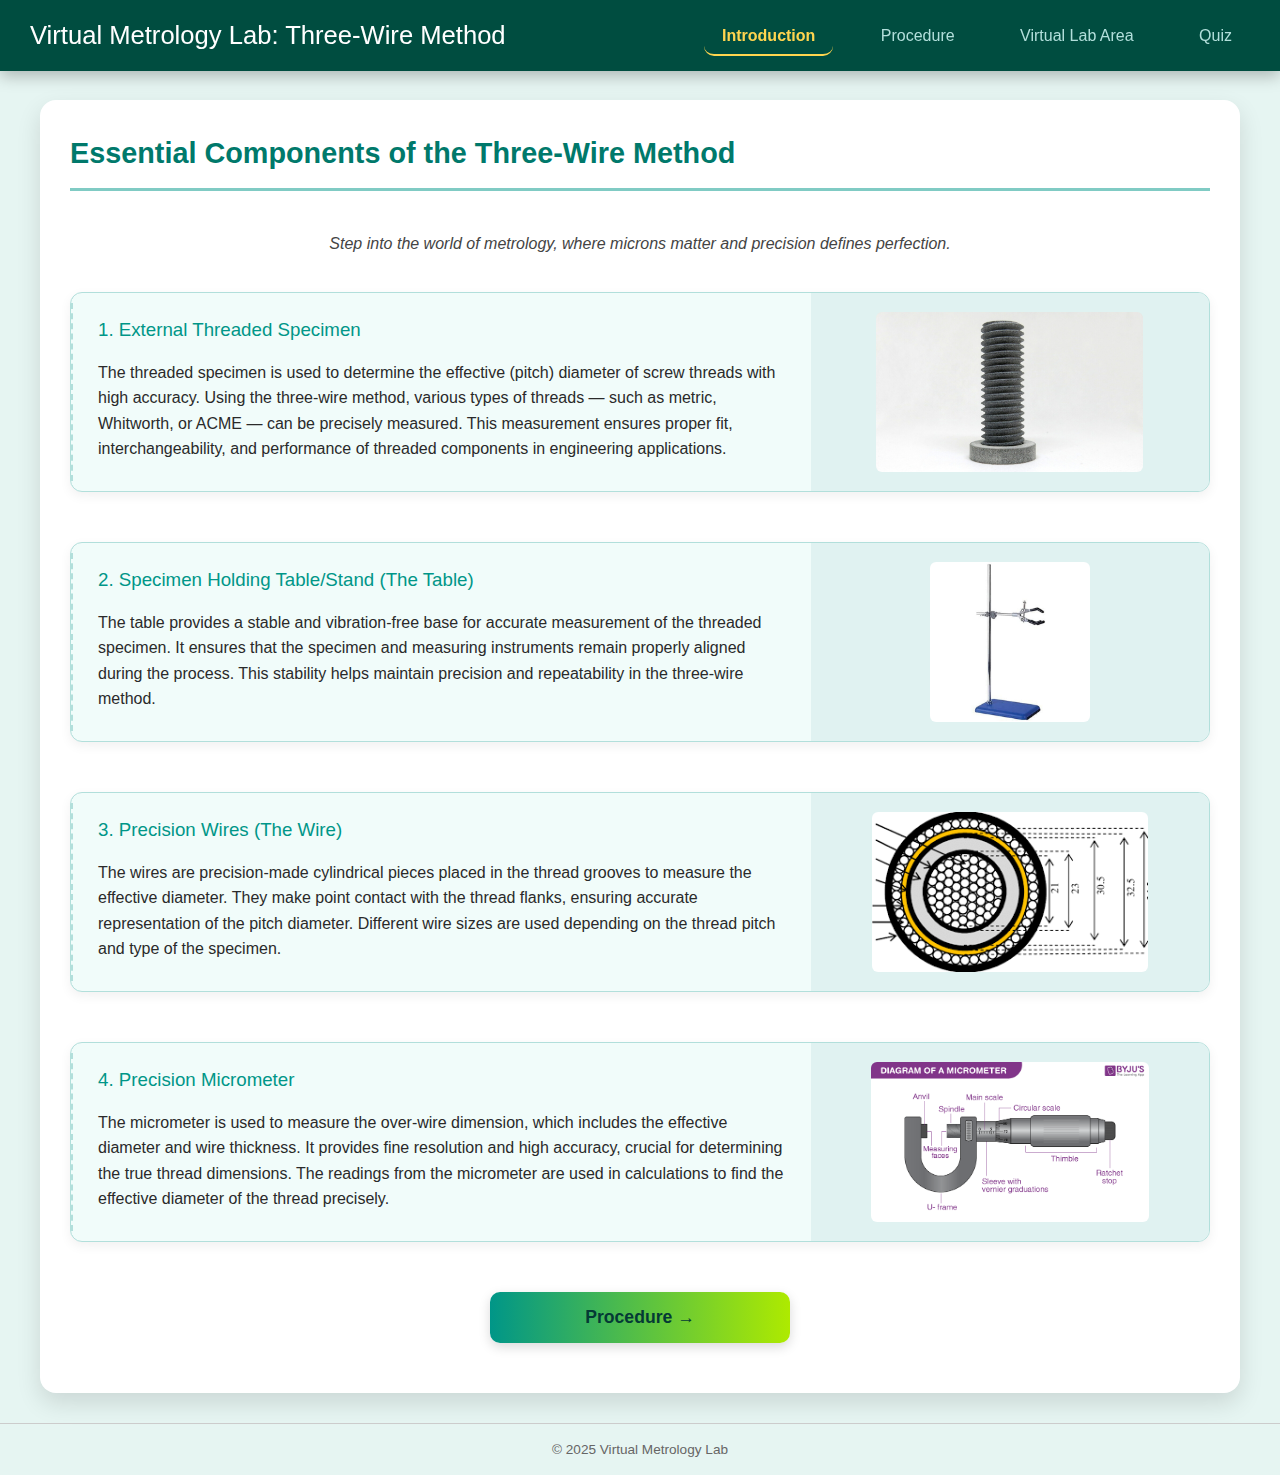
<file: materials.html>
<!DOCTYPE html>
<html lang="en">
<head>
    <meta charset="UTF-8">
    <meta name="viewport" content="width=device-width, initial-scale=1.0">
    <title>Three-Wire Method Virtual Lab</title>
    <!-- Link to the external CSS file -->
    <link rel="stylesheet" href="css/style.css">
</head>
<body>
    <header>
        <h1>Virtual Metrology Lab: Three-Wire Method</h1>
        <nav>
            <!-- FIX: Ensure navigation uses window.location for reliability -->
            <a href="materials.html" onclick="activateLink(event, 'materials.html')">Introduction</a>
            <a href="procedure.html" onclick="activateLink(event, 'procedure.html')">Procedure</a>
            <a href="lab.html" onclick="activateLink(event, 'lab.html')">Virtual Lab Area</a>
            <a href="quiz.html" onclick="activateLink(event, 'quiz.html')">Quiz</a>
        </nav>
    </header>

    <main>
        <section id="component-showcase">
            <h2>Essential Components of the Three-Wire Method</h2>
            <p class="description">Step into the world of metrology, where microns matter and precision defines perfection.</p>

            <!-- Component 1: Threaded Specimen (Image: Threaded part) -->
            <div class="component-card component-teal">
                <div class="component-content">
                    <h3>1. External Threaded Specimen</h3>
                    <p>The threaded specimen is used to determine the effective (pitch) diameter of screw threads with high accuracy.
Using the three-wire method, various types of threads — such as metric, Whitworth, or ACME — can be precisely measured.
This measurement ensures proper fit, interchangeability, and performance of threaded components in engineering applications.</p>
                </div>
                <div class="component-image">
                    <!-- Image 1: Threaded Specimen -->
                    <img src="img/threaded_specimen.jpg" alt="External Screw Thread Specimen" class="component-img">
                </div>
            </div>
            
            <!-- Component 2: Specimen Holding Table/Stand (Image: Lab Stand) -->
            <div class="component-card component-teal">
                <div class="component-content">
                    <h3>2. Specimen Holding Table/Stand (The Table)</h3>
                    <p>The table provides a stable and vibration-free base for accurate measurement of the threaded specimen.
It ensures that the specimen and measuring instruments remain properly aligned during the process.
This stability helps maintain precision and repeatability in the three-wire method.</p>
                </div>
                <div class="component-image">
                    <!-- Image 2: Stand or Table for holding specimen -->
                    <img src="img/holding_stand.jpg" alt="Specimen Holding Stand" class="component-img">
                </div>
            </div>

            <!-- Component 3: Wires (Best Size Wires) (Image: Cross-section) -->
            <div class="component-card component-teal">
                <div class="component-content">
                    <h3>3. Precision Wires (The Wire)</h3>
                    <p>The wires are precision-made cylindrical pieces placed in the thread grooves to measure the effective diameter.
They make point contact with the thread flanks, ensuring accurate representation of the pitch diameter.
Different wire sizes are used depending on the thread pitch and type of the specimen.</p>
                </div>
                <div class="component-image">
                    <!-- Image 3: Wires -->
                    <img src="img/precision_wire.png" alt="Precision Measuring Wire" class="component-img">
                </div>
            </div>

            <!-- Component 4: Micrometer (Bench or Floating Carriage) (Image: Micrometer Diagram) -->
            <div class="component-card component-teal">
                <div class="component-content">
                    <h3>4. Precision Micrometer</h3>
                    <p>The micrometer is used to measure the over-wire dimension, which includes the effective diameter and wire thickness.
It provides fine resolution and high accuracy, crucial for determining the true thread dimensions.
The readings from the micrometer are used in calculations to find the effective diameter of the thread precisely.</p>
                </div>
                <div class="component-image">
                    <!-- Image 4: Micrometer -->
                    <img src="img/micrometer_diagram.png" alt="Diagram of an External Micrometer" class="component-img">
                </div>
            </div>
            
            <button class="next-button" onclick="window.location.href='procedure.html'">Procedure &rarr;</button>
        </section>
    </main>

    <footer>
        <p>&copy; 2025 Virtual Metrology Lab</p>
    </footer>
    
    <!-- Using defer to ensure the script runs after the DOM is loaded -->
    <script src="js/script.js" defer></script>
</body>
</html>
</file>
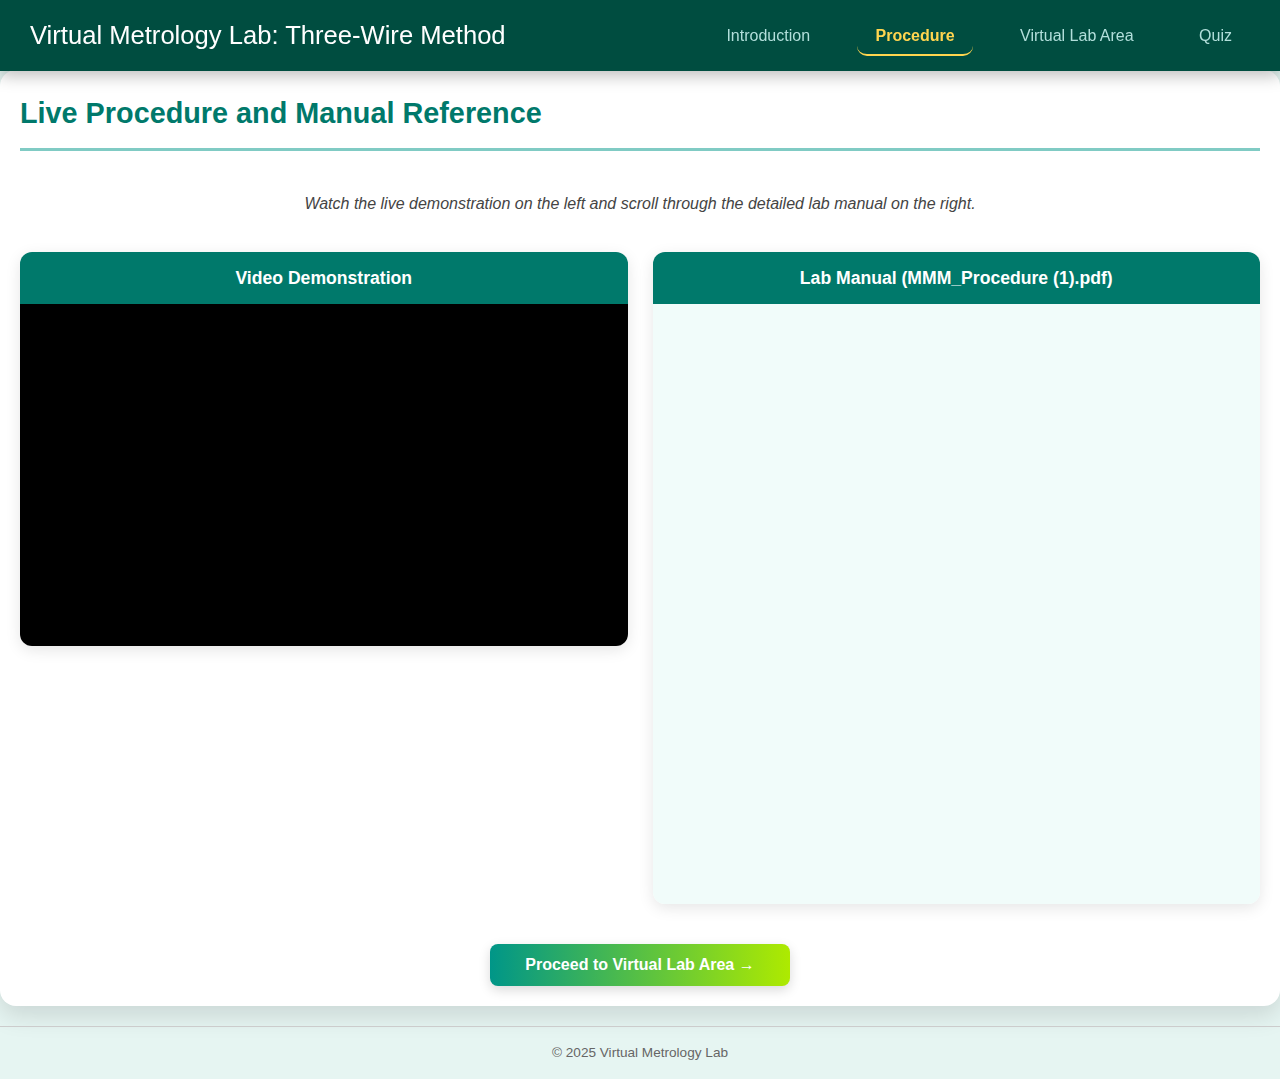
<file: procedure.html>
<!DOCTYPE html>
<html lang="en">

<head>
  <meta charset="UTF-8" />
  <meta name="viewport" content="width=device-width, initial-scale=1.0" />
  <title>Experiment Procedure</title>


  <!-- External CSS (optional) -->
  <link rel="stylesheet" href="css/style.css" />


  <style>
    /* ---------- PAGE LAYOUT ---------- */
    main {
      max-width: 1400px;
      /* wider main section */
      margin: 0 auto;
      padding: 20px;
    }


    .two-pane-layout {
      display: flex;
      gap: 25px;
      width: 100%;
      margin-top: 25px;
      align-items: flex-start;
    }


    .pane {
      flex: 1;
      border-radius: 12px;
      overflow: hidden;
      box-shadow: 0 4px 15px rgba(0, 0, 0, 0.1);
      display: flex;
      flex-direction: column;
      background-color: #fff;
    }


    .pane-header {
      background-color: #00796b;
      color: white;
      padding: 12px 20px;
      font-size: 1.1em;
      font-weight: 600;
      text-align: center;
    }


    /* ---------- VIDEO ---------- */
    .video-pane .pane-content {
      position: relative;
      width: 100%;
      aspect-ratio: 16 / 9;
      background-color: #000;
    }


    .video-pane iframe {
      position: absolute;
      top: 0;
      left: 0;
      width: 100%;
      height: 100%;
      border: none;
      object-fit: contain;
    }


    /* ---------- PDF ---------- */
    .manual-pane .pane-content {
      height: 600px;
      /* smaller height but scrollable */
      overflow-y: auto;
      background-color: #f1fcfa;
    }


    .manual-pane iframe {
      width: 100%;
      height: 100%;
      border: none;
      display: block;
    }


    /* ---------- BUTTON ---------- */
    .next-button {
      display: block;
      margin: 40px auto 0;
      background-color: #00796b;
      color: #fff;
      font-size: 1rem;
      padding: 12px 25px;
      border: none;
      border-radius: 8px;
      cursor: pointer;
      transition: background-color 0.3s;
    }


    .next-button:hover {
      background-color: #00695c;
    }


    /* ---------- RESPONSIVE ---------- */
    @media (max-width: 900px) {
      .two-pane-layout {
        flex-direction: column;
      }

      .manual-pane .pane-content {
        height: 400px;
      }
    }
  </style>
</head>


<body>
  <header>
    <h1>Virtual Metrology Lab: Three-Wire Method</h1>
    <nav>
      <a href="index.html" onclick="activateLink(event, 'index.html')">Introduction</a>
      <a href="procedure.html" onclick="activateLink(event, 'procedure.html')">Procedure</a>
      <a href="lab.html" onclick="activateLink(event, 'lab.html')">Virtual Lab Area</a>
      <a href="quiz.html" onclick="activateLink(event, 'quiz.html')">Quiz</a>
    </nav>
  </header>


  <main>
    <section id="procedure">
      <h2>Live Procedure and Manual Reference</h2>
      <p class="description">
        Watch the live demonstration on the left and scroll through the detailed lab manual on the right.
      </p>


      <div class="two-pane-layout">
        <!-- LEFT PANE: VIDEO -->
        <div class="pane video-pane">
          <div class="pane-header">Video Demonstration</div>
          <div class="pane-content">
            <iframe src="https://www.youtube.com/embed/Z4ZHaGafMh8?start=83"
              allow="accelerometer; autoplay; clipboard-write; encrypted-media; gyroscope; picture-in-picture"
              allowfullscreen>
            </iframe>
          </div>
        </div>


        <!-- RIGHT PANE: PDF -->
        <div class="pane manual-pane">
          <div class="pane-header">Lab Manual (MMM_Procedure (1).pdf)</div>
          <div class="pane-content">
            <!-- Local PDF viewer (scrollable, zoom enabled in browser) -->
            <iframe src="files/MMM_Procedure%20(1).pdf" type="application/pdf"></iframe>
          </div>
        </div>
      </div>


      <!-- BUTTON BELOW BOTH PANES -->
      <button class="next-button" onclick="window.location.href='lab.html'">
        Proceed to Virtual Lab Area →
      </button>
    </section>
  </main>


  <footer>
    <p>&copy; 2025 Virtual Metrology Lab</p>
  </footer>


  <script src="js/script.js" defer></script>
</body>

</html>
</file>
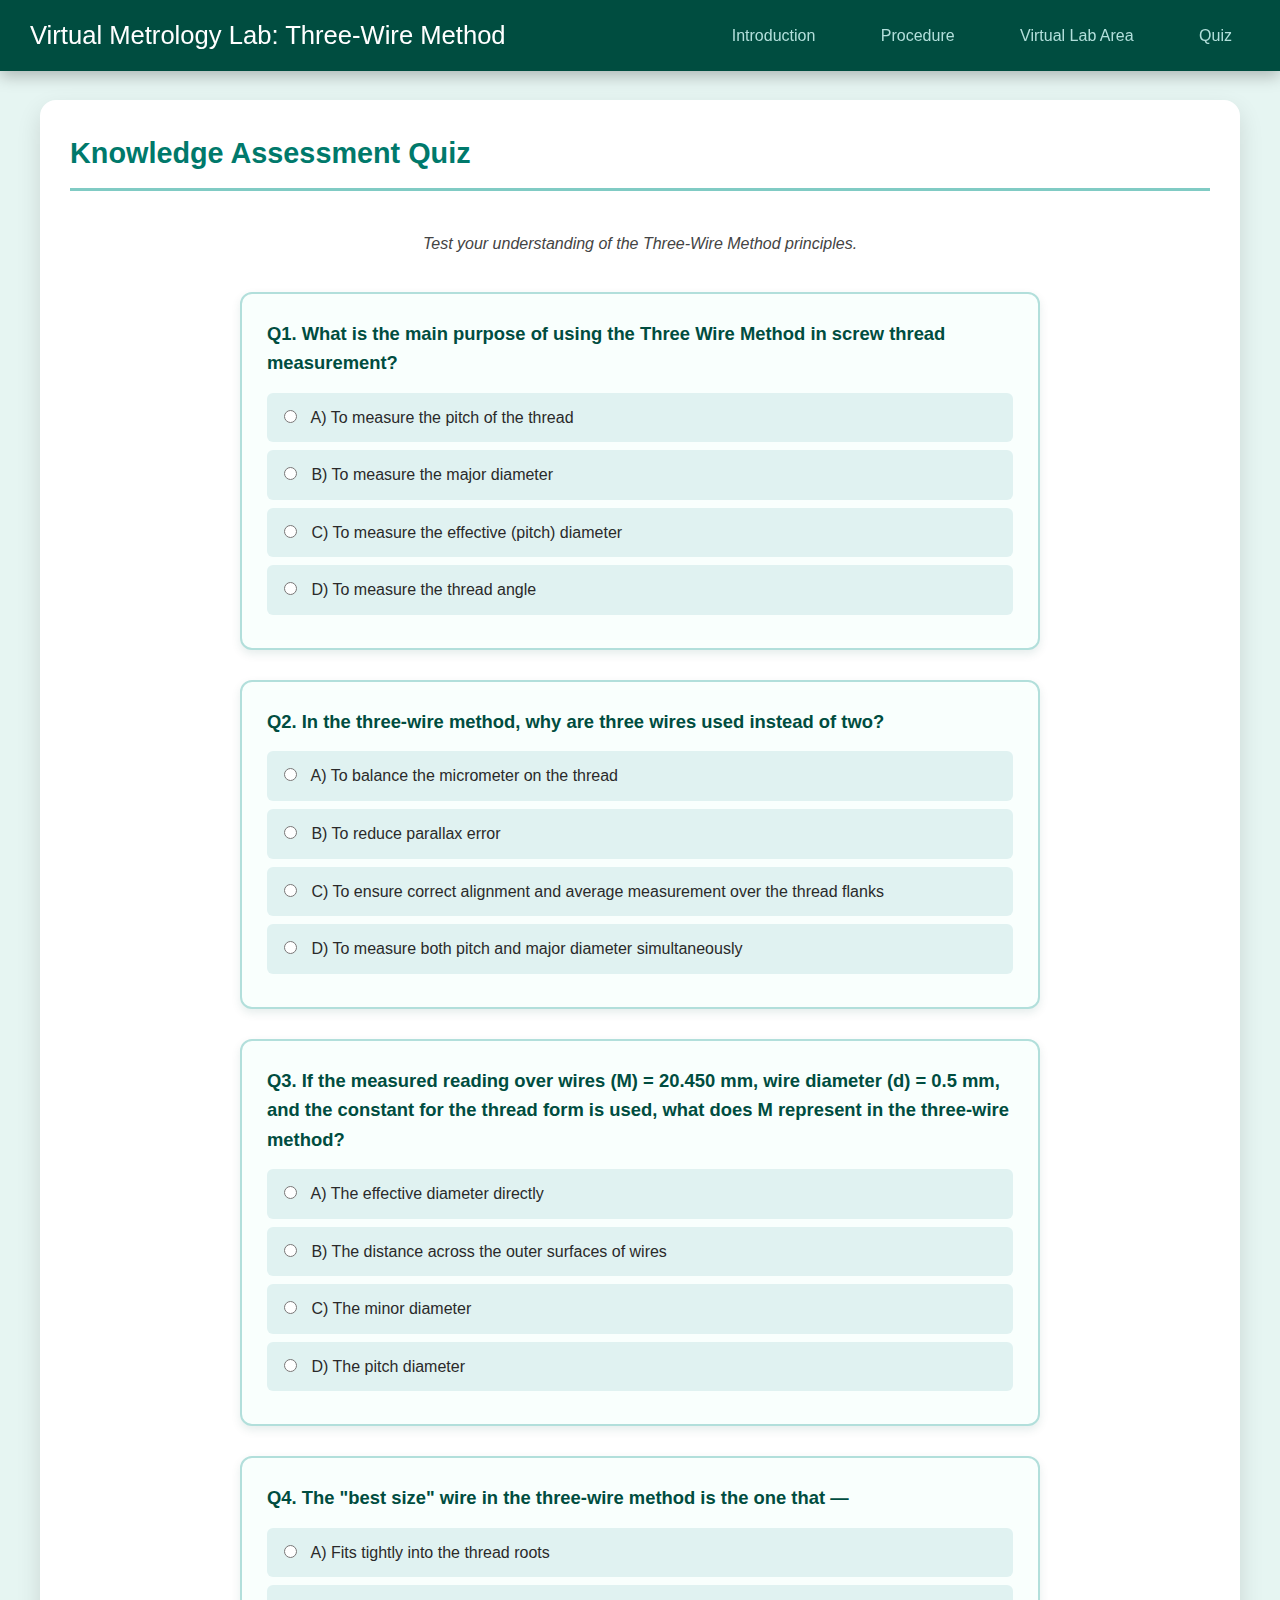
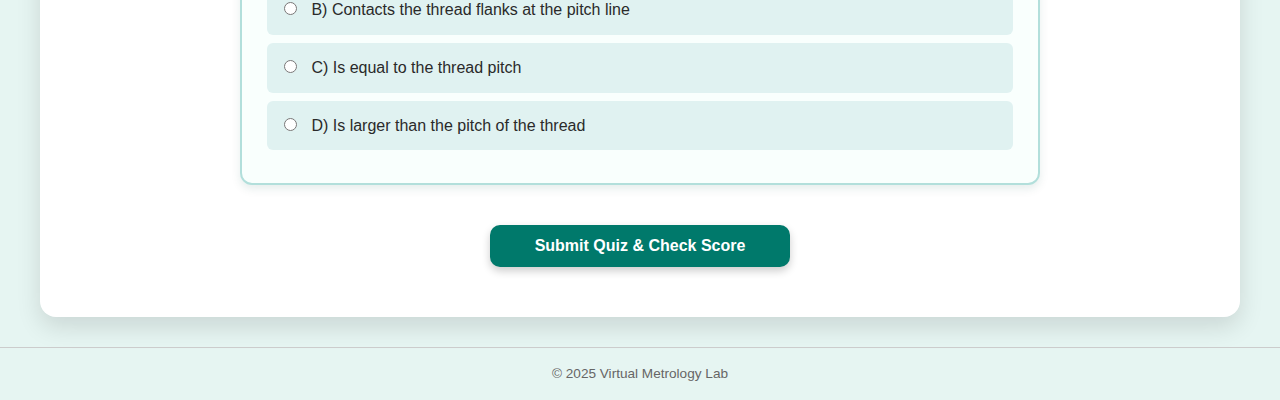
<file: quiz.html>
<!DOCTYPE html>
<html lang="en">
<head>
    <meta charset="UTF-8">
    <meta name="viewport" content="width=device-width, initial-scale=1.0">
    <title>Three-Wire Method Quiz</title>
    <link rel="stylesheet" href="css/style.css">
    <style>
        .quiz-container {
            max-width: 800px;
            margin: 0 auto;
        }
        .question-card {
            background-color: #f9fffd;
            border: 2px solid #b2dfdb;
            border-radius: 12px;
            padding: 25px;
            margin-bottom: 30px;
            box-shadow: 0 4px 10px rgba(0, 77, 64, 0.1);
            transition: box-shadow 0.3s;
        }
        .question-card:hover {
            box-shadow: 0 6px 15px rgba(0, 77, 64, 0.2);
        }
        .question-card h4 {
            color: #004d40;
            margin-bottom: 15px;
            font-size: 1.15em;
        }
        .options label {
            display: block;
            background-color: #e0f2f1;
            padding: 12px;
            margin: 8px 0;
            border-radius: 6px;
            cursor: pointer;
            transition: background-color 0.2s, border-left 0.2s;
            border-left: 5px solid transparent;
            font-weight: 500;
        }
        .options label:hover {
            background-color: #b2dfdb;
            border-left: 5px solid #009688;
        }
        .options input[type="radio"] {
            margin-right: 10px;
            accent-color: #00796b;
        }

        #results-container {
            text-align: center;
            padding: 30px;
            background-color: #e6f5f2;
            border-radius: 12px;
            margin-top: 40px;
            border: 2px solid #009688;
        }
        #score-display {
            font-size: 2.5em;
            font-weight: 700;
            color: #004d40;
            margin-bottom: 10px;
        }
        .feedback {
            font-size: 1.1em;
            font-style: italic;
            color: #444;
            margin-bottom: 20px;
        }
        .button-group {
            display: flex;
            gap: 15px;
            justify-content: center;
            flex-wrap: wrap;
            margin-top: 20px;
        }
        .next-button {
            background: #00796b;
            color: white;
            border: none;
            border-radius: 10px;
            padding: 12px 26px;
            font-size: 1rem;
            font-weight: 600;
            cursor: pointer;
            box-shadow: 0 4px 8px rgba(0,0,0,0.2);
            transition: transform 0.2s, background 0.3s;
        }
        .next-button:hover {
            background: #004d40;
            transform: scale(1.05);
        }
        .next-button.check-btn {
            background: #009688;
        }
        .next-button.check-btn:hover {
            background: #00796b;
        }
        .question-card.correct-answer {
            border-color: #388e3c;
            background-color: #e8f5e9;
        }
        .question-card.incorrect-answer {
            border-color: #d32f2f;
            background-color: #ffebee;
        }
        .correct-option {
            background-color: #a5d6a7 !important;
            border-left-color: #388e3c !important;
        }
        .incorrect-choice {
            background-color: #ef9a9a !important;
            border-left-color: #d32f2f !important;
        }
    </style>
</head>
<body>
    <header>
        <h1>Virtual Metrology Lab: Three-Wire Method</h1>
        <nav>
            <a href="materials.html" onclick="activateLink(event, 'materials.html')">Introduction</a>
            <a href="procedure.html" onclick="activateLink(event, 'procedure.html')">Procedure</a>
            <a href="lab.html" onclick="activateLink(event, 'lab.html')">Virtual Lab Area</a>
            <a href="quiz.html" onclick="activateLink(event, 'quiz.html')">Quiz</a>
            
        </nav>
    </header>

    <main>
        <section id="quiz">
            <h2>Knowledge Assessment Quiz</h2>
            <p class="description">Test your understanding of the Three-Wire Method principles.</p>

            <form id="quiz-form" class="quiz-container">
                <div class="question-card" data-answer="C">
                    <h4>Q1. What is the main purpose of using the Three Wire Method in screw thread measurement?</h4>
                    <div class="options">
                        <label><input type="radio" name="q1" value="A"> A) To measure the pitch of the thread</label>
                        <label><input type="radio" name="q1" value="B"> B) To measure the major diameter</label>
                        <label><input type="radio" name="q1" value="C"> C) To measure the effective (pitch) diameter</label>
                        <label><input type="radio" name="q1" value="D"> D) To measure the thread angle</label>
                    </div>
                </div>
                <div class="question-card" data-answer="C">
                    <h4>Q2. In the three-wire method, why are three wires used instead of two?</h4>
                    <div class="options">
                        <label><input type="radio" name="q2" value="A"> A) To balance the micrometer on the thread</label>
                        <label><input type="radio" name="q2" value="B"> B) To reduce parallax error</label>
                        <label><input type="radio" name="q2" value="C"> C) To ensure correct alignment and average measurement over the thread flanks</label>
                        <label><input type="radio" name="q2" value="D"> D) To measure both pitch and major diameter simultaneously</label>
                    </div>
                </div>
                <div class="question-card" data-answer="B">
                    <h4>Q3. If the measured reading over wires (M) = 20.450 mm, wire diameter (d) = 0.5 mm, and the constant for the thread form is used, what does M represent in the three-wire method?</h4>
                    <div class="options">
                        <label><input type="radio" name="q3" value="A"> A) The effective diameter directly</label>
                        <label><input type="radio" name="q3" value="B"> B) The distance across the outer surfaces of wires</label>
                        <label><input type="radio" name="q3" value="C"> C) The minor diameter</label>
                        <label><input type="radio" name="q3" value="D"> D) The pitch diameter</label>
                    </div>
                </div>
                <div class="question-card" data-answer="B">
                    <h4>Q4. The "best size" wire in the three-wire method is the one that —</h4>
                    <div class="options">
                        <label><input type="radio" name="q4" value="A"> A) Fits tightly into the thread roots</label>
                        <label><input type="radio" name="q4" value="B"> B) Contacts the thread flanks at the pitch line</label>
                        <label><input type="radio" name="q4" value="C"> C) Is equal to the thread pitch</label>
                        <label><input type="radio" name="q4" value="D"> D) Is larger than the pitch of the thread</label>
                    </div>
                </div>
                <div style="text-align: center; margin-top: 30px;">
                    <button type="button" class="next-button" id="submitBtn">Submit Quiz & Check Score</button>
                </div>
            </form>
            
            <div id="results-container" style="display: none;">
                <h3>Your Quiz Results</h3>
                <p id="score-display">0/4</p>
                <p class="feedback" id="feedback-text"></p>
                <div class="button-group">
                    <button type="button" class="next-button" id="tryAgainBtn">↻ Try Again</button>
                    <button type="button" class="next-button check-btn" id="checkAnswersBtn">✓ Check Correct Answers</button>
                </div>
            </div>
        </section>
    </main>

    <footer>
        <p>&copy; 2025 Virtual Metrology Lab</p>
    </footer>
    <script>
        let quizSubmitted = false;
        document.getElementById('submitBtn').addEventListener('click', function() {
            if (quizSubmitted) return;
            submitQuiz();
        });

        document.getElementById('tryAgainBtn').addEventListener('click', function() {
            location.reload();
        });
        document.getElementById('checkAnswersBtn').addEventListener('click', function() {
            showCorrectAnswers();
        });

        function submitQuiz() {
            quizSubmitted = true;
            const quizForm = document.getElementById('quiz-form');
            const resultContainer = document.getElementById('results-container');
            const scoreDisplay = document.getElementById('score-display');
            const feedbackText = document.getElementById('feedback-text');
            const questionCards = quizForm.querySelectorAll('.question-card');
            let score = 0;
            let total = questionCards.length;

            quizForm.querySelectorAll('input[type="radio"]').forEach(inp => {
                inp.disabled = true;
            });
            questionCards.forEach(card => {
                const correctAnswer = card.getAttribute('data-answer');
                const name = card.querySelector('input[type="radio"]').name;
                const selectedInput = quizForm.querySelector('input[name="' + name + '"]:checked');
                let userAnswer = selectedInput ? selectedInput.value : null;
                card.classList.remove('correct-answer', 'incorrect-answer');
                card.querySelectorAll('.options label').forEach(l => {
                    l.classList.remove('correct-option', 'incorrect-choice');
                });

                if (userAnswer === correctAnswer) {
                    score++;
                    card.classList.add('correct-answer');
                    if (selectedInput) {
                        selectedInput.parentElement.classList.add('correct-option');
                    }
                } else {
                    card.classList.add('incorrect-answer');
                    if (selectedInput) {
                        selectedInput.parentElement.classList.add('incorrect-choice');
                    }
                }
            });
            scoreDisplay.textContent = `${score} / ${total}`;
            if (score === total) {
                feedbackText.textContent = "🎉 Excellent! You answered all questions correctly!";
            } else {
                feedbackText.textContent = `You scored ${score} out of ${total}. Click "Check Correct Answers" to see what you missed.`;
            }
            quizForm.style.display = 'none';
            resultContainer.style.display = 'block';
        }

        function showCorrectAnswers() {
            const quizForm = document.getElementById('quiz-form');
            const questionCards = document.querySelectorAll('.question-card');
            questionCards.forEach(card => {
                const correctAnswer = card.getAttribute('data-answer');
                card.classList.remove('incorrect-answer');
                card.classList.add('correct-answer');
                card.querySelectorAll('.options input[type="radio"]').forEach(inp => {
                    inp.parentElement.classList.remove('correct-option', 'incorrect-choice');
                    if (inp.value === correctAnswer) {
                        inp.parentElement.classList.add('correct-option');
                        inp.checked = true; // Tick the correct answer radio
                    }
                });
            });
            document.getElementById('feedback-text').textContent =
                "✓ Here are all the correct answers (highlighted and ticked in green):";
            // Optionally show questions again if you want
            quizForm.style.display = 'block';
        }
    </script>
</body>
</html>
</file>
<file: css/style.css>
/* 🌟 General Setup */
* {
    box-sizing: border-box;
    margin: 0;
    padding: 0;
}

body {
    font-family: 'Inter', sans-serif;
    line-height: 1.6;
    background-color: #e6f5f2; /* Soft mint-teal background */
    color: #2a2a2a;
    padding-top: 70px; /* Space for fixed header */
}

/* 🌿 Header and Navigation */
header {
    background-color: #004d40; /* Deep teal */
    color: white;
    padding: 15px 30px;
    position: fixed;
    width: 100%;
    top: 0;
    z-index: 1000;
    display: flex;
    justify-content: space-between;
    align-items: center;
    box-shadow: 0 5px 15px rgba(0, 0, 0, 0.25);
}

header h1 {
    font-size: 1.6em;
    font-weight: 500;
}

nav a {
    color: #b2dfdb; /* Muted teal for contrast */
    text-decoration: none;
    margin-left: 25px;
    padding: 10px 18px;
    transition: background-color 0.3s, border-radius 0.3s, color 0.3s, box-shadow 0.3s;
    border-radius: 10px;
    font-weight: 500;
}

nav a:hover,nav a.active {
  color: #ffd54f; /* yellow highlight */
  font-weight: bold;
  border-bottom: 2px solid #ffd54f;
}


/* 🧩 Main Content Area */
main {
    padding: 30px;
    max-width: 1200px;
    margin: 30px auto;
    background-color: #ffffff;
    border-radius: 16px;
    box-shadow: 0 10px 25px rgba(0, 0, 0, 0.12);
}

h2 {
    color: #00796b;
    border-bottom: 3px solid #80cbc4;
    padding-bottom: 12px;
    /* Gap between H2 and first component box */
    margin-bottom: 40px; 
    font-size: 1.8em;
    font-weight: 600;
}

h3 {
    color: #009688;
    /* FIX: Set top margin to 0 to align H3 with the top padding of the component-content */
    margin-top: 0; 
    margin-bottom: 15px;
    font-weight: 500;
}

.description {
    margin-bottom: 35px;
    font-style: italic;
    color: #444;
    text-align: center;
}

/* 🎛️ Introduction Page Component Card Styling */
.component-card {
    display: flex;
    align-items: stretch;
    margin-bottom: 50px; 
    border-radius: 12px;
    background-color: #f1fcfa; /* Off-white mint */
    border: 1px solid #b2dfdb;
    cursor: pointer;
    overflow: hidden;
    height: 200px; 
    box-shadow: 0 4px 12px rgba(0, 0, 0, 0.06);
    transition: transform 0.3s ease-in-out, box-shadow 0.3s ease-in-out;
}

.component-card:hover {
    transform: translateY(-5px);
    box-shadow: 0 12px 30px rgba(0, 150, 136, 0.25);
    border-color: #009688;
}

.component-content {
    flex: 1;
    /* FIX: Reduce top padding slightly to compensate for removed H3 margin, improving vertical centering */
    padding: 22px 25px 25px 25px; 
    border-left: 2px dashed #b2dfdb;
}

.component-image {
    flex: 0 0 35%;
    background-color: #e0f2f1;
    display: flex;
    align-items: center;
    justify-content: center;
    padding: 10px;
}

.component-img {
    max-height: 90%;
    max-width: 90%;
    object-fit: contain;
    border-radius: 6px;
}

/* 🖼️ Image Placeholder Styling */
.image-placeholder {
    width: 100%;
    height: 180px;
    background-color: #dcedc8;
    border: 3px solid #a5d6a7;
    border-radius: 8px;
    display: flex;
    align-items: center;
    justify-content: center;
    font-size: 0.9em;
    color: #33691e;
    text-align: center;
}

/* ▶️ Next Button Styling */
.next-button {
    display: block;
    width: 300px;
    margin: 40px auto 20px auto;
    padding: 15px 30px;
    background: linear-gradient(90deg, #009688, #aeea00); /* Teal to lime */
    color: #043a35;
    border: none;
    border-radius: 10px;
    font-size: 1.1em;
    font-weight: 600;
    cursor: pointer;
    transition: all 0.25s ease;
    box-shadow: 0 4px 12px rgba(0, 0, 0, 0.15);
}

.next-button:hover {
    transform: translateY(-2px);
    box-shadow: 0 6px 16px rgba(0, 150, 136, 0.3);
    background: linear-gradient(90deg, #26a69a, #c6ff00);
}

/* 🦶 Footer Styling */
footer {
    text-align: center;
    padding: 15px;
    margin-top: 20px;
    color: #666;
    font-size: 0.85em;
    border-top: 1px solid #ccc;
}

/* 🧰 Materials Required Page */
.materials-container {
    display: flex;
    justify-content: space-between;
    gap: 40px;
    padding: 30px;
    border: 2px solid #80cbc4;
    border-radius: 12px;
    background-color: #f9fffd;
    box-shadow: inset 0 0 10px rgba(0, 0, 0, 0.05);
}

.materials-list {
    flex: 1;
    min-width: 350px;
}

.materials-list ul {
    list-style: none;
    padding-left: 0;
}

.materials-list li {
    background-color: #e0f2f1;
    padding: 15px;
    margin-bottom: 12px;
    border-radius: 8px;
    border-left: 6px solid #009688;
    transition: all 0.2s ease;
    box-shadow: 0 2px 6px rgba(0, 0, 0, 0.05);
}

.materials-list li:hover {
    background-color: #b2dfdb;
    transform: translateX(6px);
    box-shadow: 0 4px 10px rgba(0, 150, 136, 0.2);
}

.material-name {
    font-size: 1.1em;
    color: #004d40;
    font-weight: 600;
    display: block;
    margin-bottom: 5px;
}

/* 🧭 Diagram Section */
.materials-diagram {
    flex: 1;
    text-align: center;
    padding: 20px;
    background-color: #f1fcfa;
    border-radius: 10px;
}

.materials-diagram h3 {
    margin-top: 0;
}

.setup-image {
    max-width: 100%;
    height: auto;
    border: 5px solid #ffffff;
    border-radius: 10px;
    box-shadow: 0 8px 18px rgba(0, 150, 136, 0.3);
    transition: transform 0.3s;
}

.setup-image:hover {
    transform: scale(1.04);
}

figcaption {
    font-style: italic;
    font-size: 0.9em;
    color: #333;
    margin-top: 15px;
}

/* 📱 Responsive Adjustments */
@media (max-width: 768px) {
    header {
        flex-direction: column;
        text-align: center;
        position: static;
        padding-top: 10px;
    }

    header h1 {
        margin-bottom: 10px;
    }

    nav a {
        margin: 5px 10px;
        display: inline-block;
    }

    body {
        padding-top: 0;
    }

    main {
        margin-top: 10px;
        padding: 10px;
    }
    
    .component-card {
        flex-direction: column;
        padding: 15px;
        height: auto; /* Allow height to flex on mobile */
    }
    
    .component-image {
        flex: 1 1 100%;
        max-width: 100%;
        padding-right: 0;
        margin-bottom: 15px;
    }

    .component-content {
        flex: 1;
        padding-left: 0;
        padding-top: 15px;
        border-left: none;
        border-top: 2px dashed #b2dfdb;
    }

    .materials-container {
        flex-direction: column;
        gap: 20px;
    }
    
    .materials-list, .materials-diagram {
        min-width: 100%;
    }
    /* Maintain perfect 16:9 aspect ratio for the video iframe */
    .video-pane {
        aspect-ratio: 16 / 9; /* forces perfect 16:9 area */
        flex: 1;
        display: flex;
        flex-direction: column;
        }

        .video-pane .pane-content {
        flex: 1;
        background-color: #000;
        }

        .video-pane .pane-content iframe {
        width: 100%;
        height: 100%;
        border: none;
        object-fit: cover; /* fills frame nicely */
        }
        /* PDF container styling */
        .pdf-container {
        height: 500px;             /* smaller preview window height */
        overflow-y: scroll;        /* enable scrolling */
        overflow-x: hidden;
        background-color: #f1fcfa;
        position: relative;
        }

        /* PDF iframe styling (enlarged content look) */
        .pdf-viewer {
        width: 130%;               /* make content appear zoomed in */
        height: 800px;             /* large enough so zoom doesn’t cut off */
        border: none;
        transform: scale(1.5);    /* zoom in the PDF visually */
        transform-origin: top left;
        display: block;
        }

        /* Hide horizontal scroll bar that appears due to zoom */
        .pdf-container::-webkit-scrollbar {
        width: 5px;
        }

}
</file>
<file: intro.css>
/* Reset & Fonts */
* { box-sizing: border-box; margin: 0; padding: 0; }

body {
    font-family: -apple-system, BlinkMacSystemFont, "Segoe UI", Roboto, Helvetica, Arial, sans-serif;
    background-color: #f1f5f9; /* Light Grey Background */
    color: #333;
    display: flex;
    flex-direction: column;
    min-height: 100vh;
}

/* --- Blue Header --- */
.intro-header {
    background-color: #004d40; /* Bright Royal Blue */
    color: white;
    height: 80px;
    display: flex;
    justify-content: space-between;
    align-items: center;
    padding: 0 50px;
    box-shadow: 0 4px 10px rgba(0,0,0,0.15);
    position: fixed; /* Stays at top */
    top: 0;
    width: 100%;
    z-index: 1000;
}

.header-title {
    font-size: 1.5rem;
    font-weight: 700;
    letter-spacing: 0.5px;
}

/* --- "Go to Experiment" Button --- */
.header-btn {
    background-color: white;
    color: #004d40; /* Text matches header blue */
    border: none;
    padding: 12px 24px;
    font-size: 1rem;
    font-weight: 700;
    border-radius: 6px;
    cursor: pointer;
    transition: transform 0.2s, background-color 0.2s;
    box-shadow: 0 2px 5px rgba(0,0,0,0.1);
}

.header-btn:hover {
    background-color: #f8fafc;
    transform: translateY(-2px);
    box-shadow: 0 4px 12px rgba(0,0,0,0.2);
}

/* --- Main Content Area --- */
.content-wrapper {
    margin-top: 80px; /* Push down content below fixed header */
    flex: 1;
    display: flex;
    justify-content: center;
    padding: 60px 20px;
}

/* --- White Card --- */
.info-card {
    background: white;
    width: 100%;
    max-width: 900px;
    padding: 60px;
    border-radius: 16px;
    box-shadow: 0 10px 30px rgba(0,0,0,0.05);
    text-align: center;
    height: fit-content; /* Hugs content height */
    border: 1px solid #e2e8f0;
}

.info-card h1 {
    color: #1e293b; /* Dark Slate */
    font-size: 2.5rem;
    font-weight: 800;
    line-height: 1.2;
    margin-bottom: 20px;
}

.divider {
    border: 0;
    height: 1px;
    background: #e2e8f0; /* Light line */
    margin: 30px auto;
    width: 100%;
}

.info-card p {
    font-size: 1.15rem;
    color: #475569; /* Medium Slate Grey */
    line-height: 1.8;
    text-align: justify; /* Block text alignment */
    margin: 0 auto;
}
</file>
